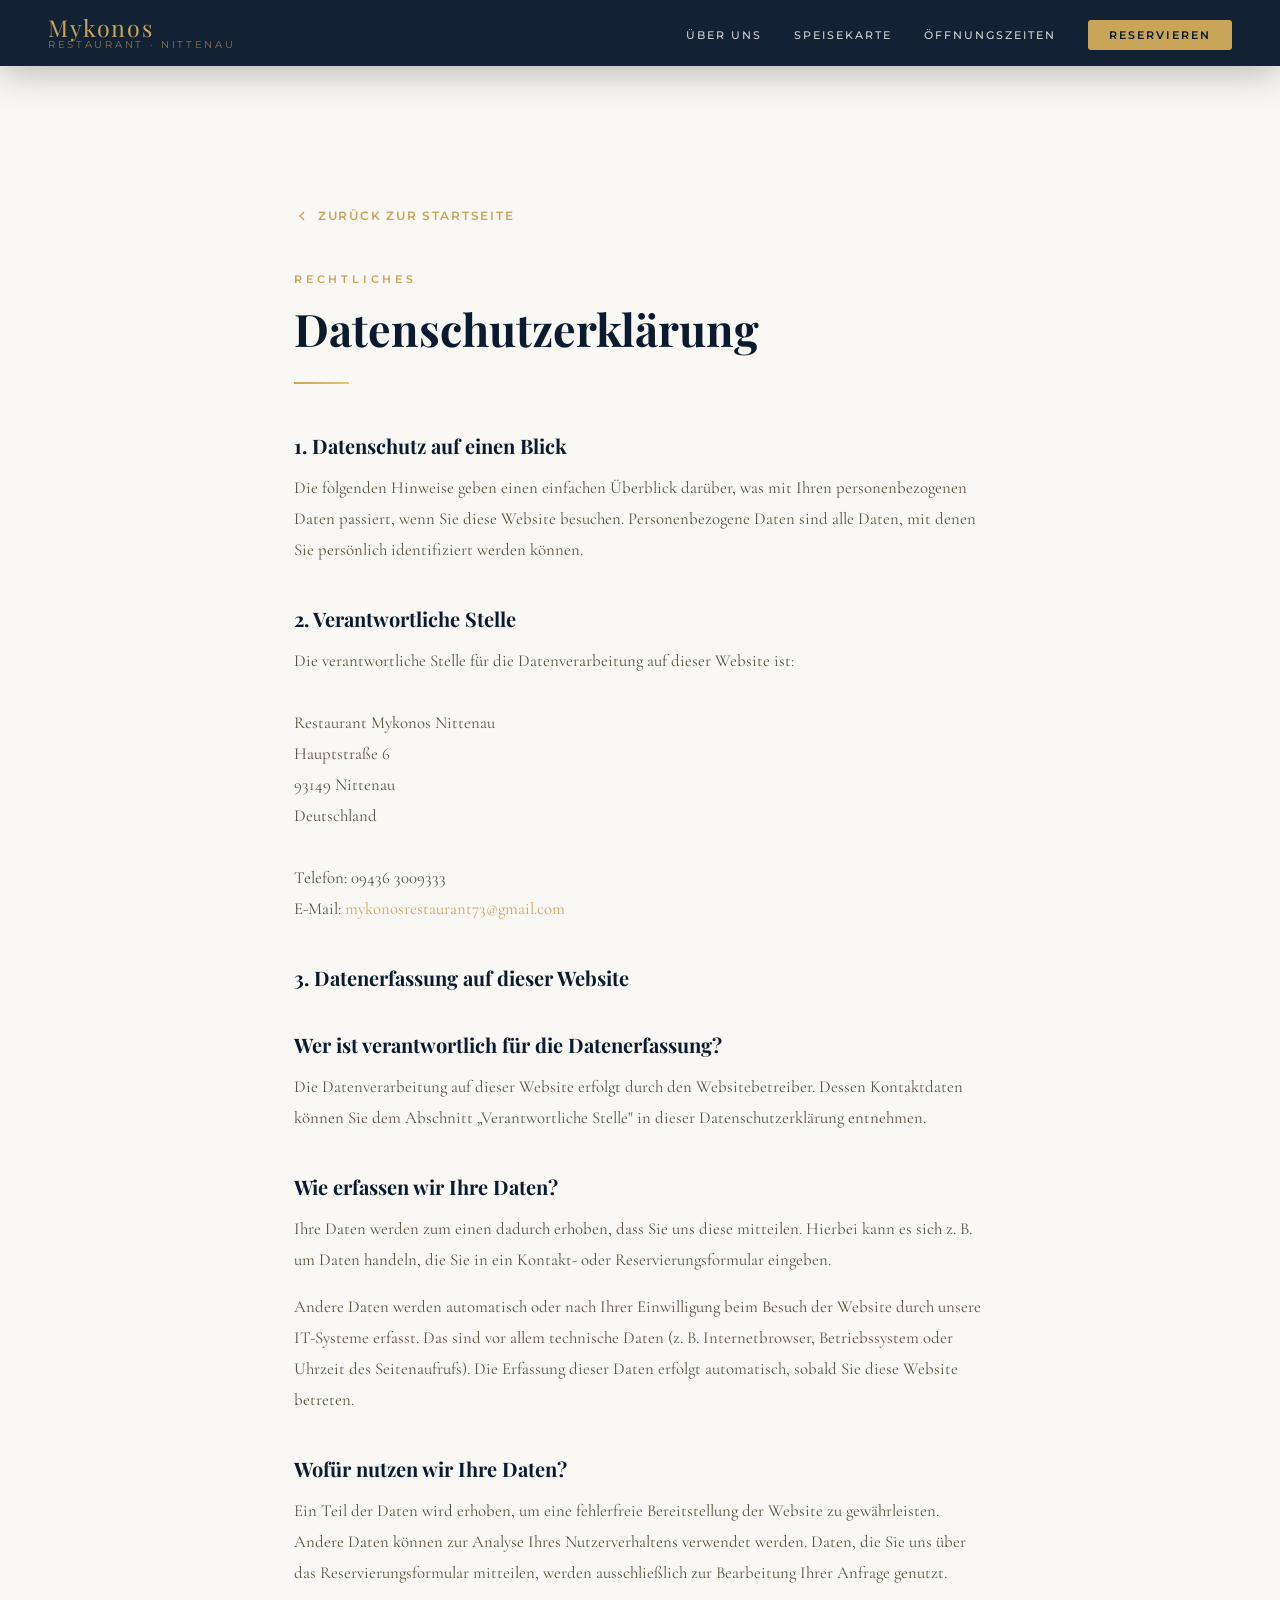
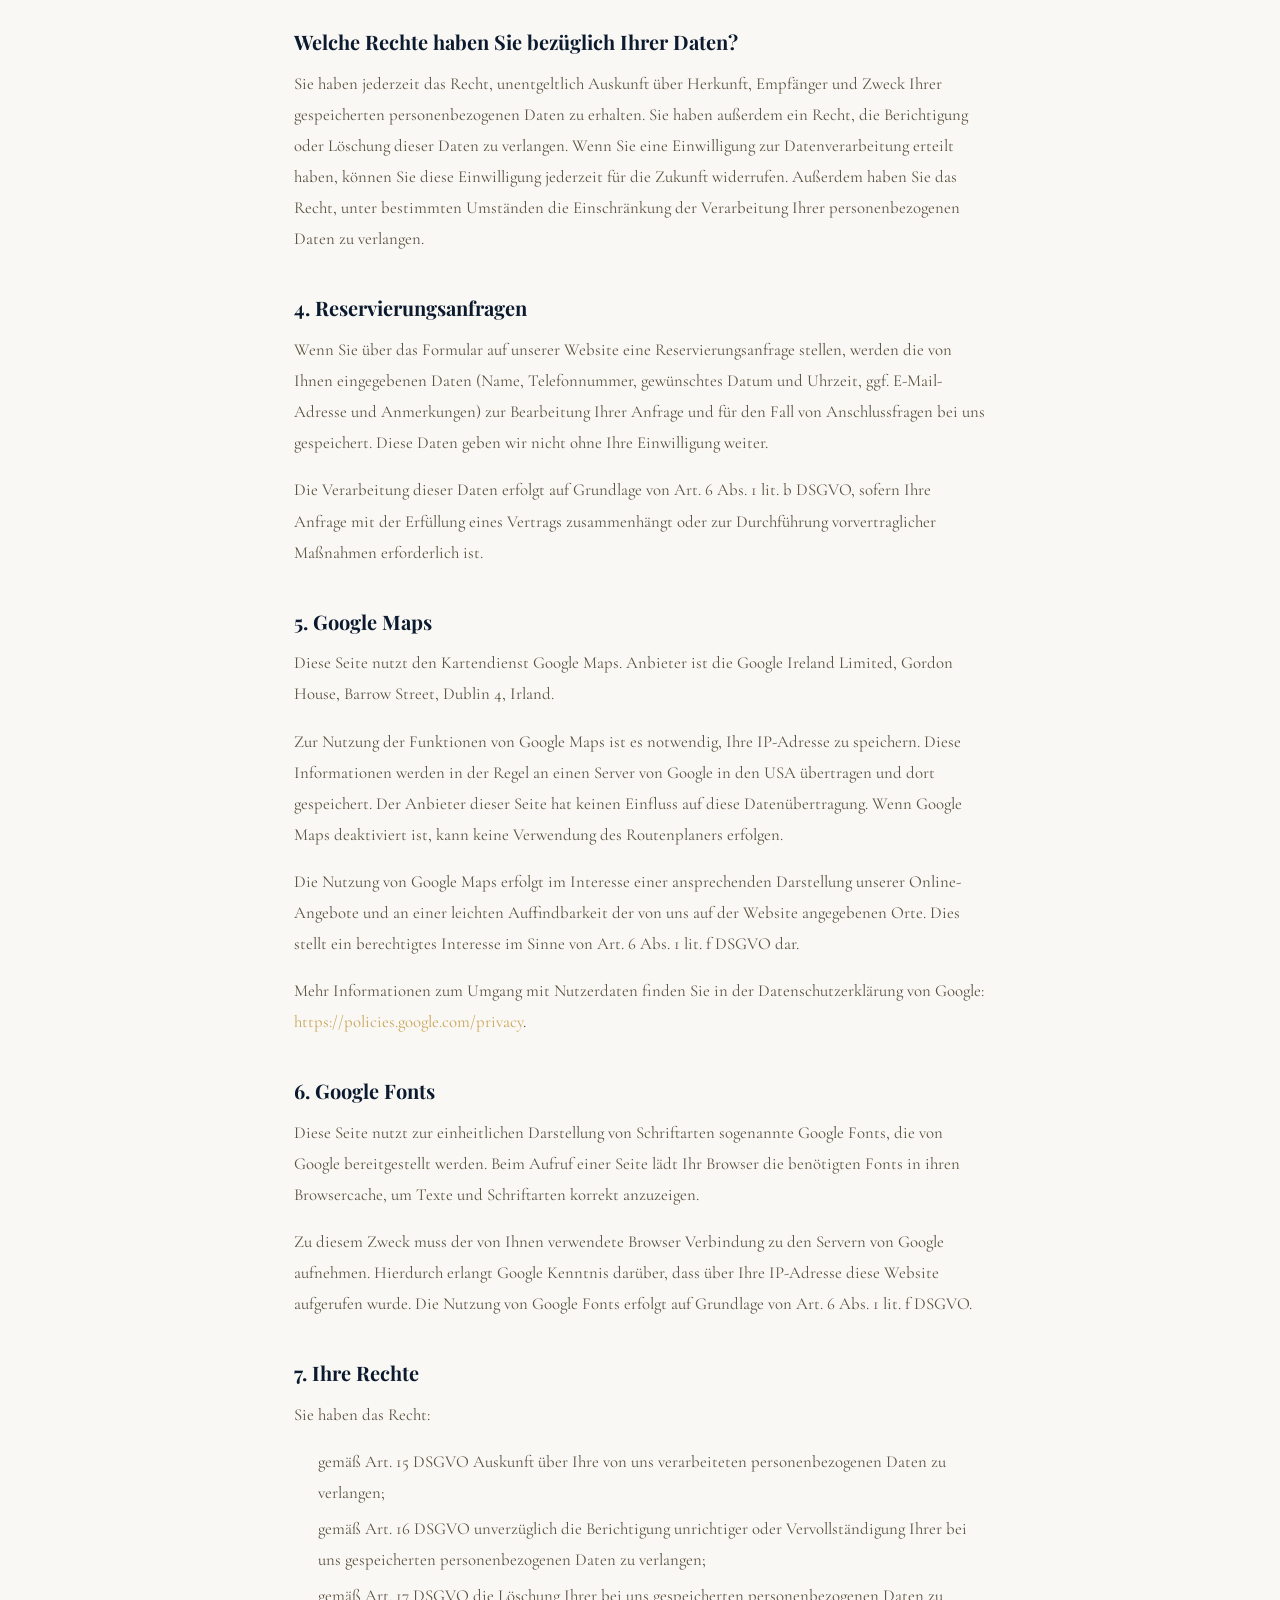
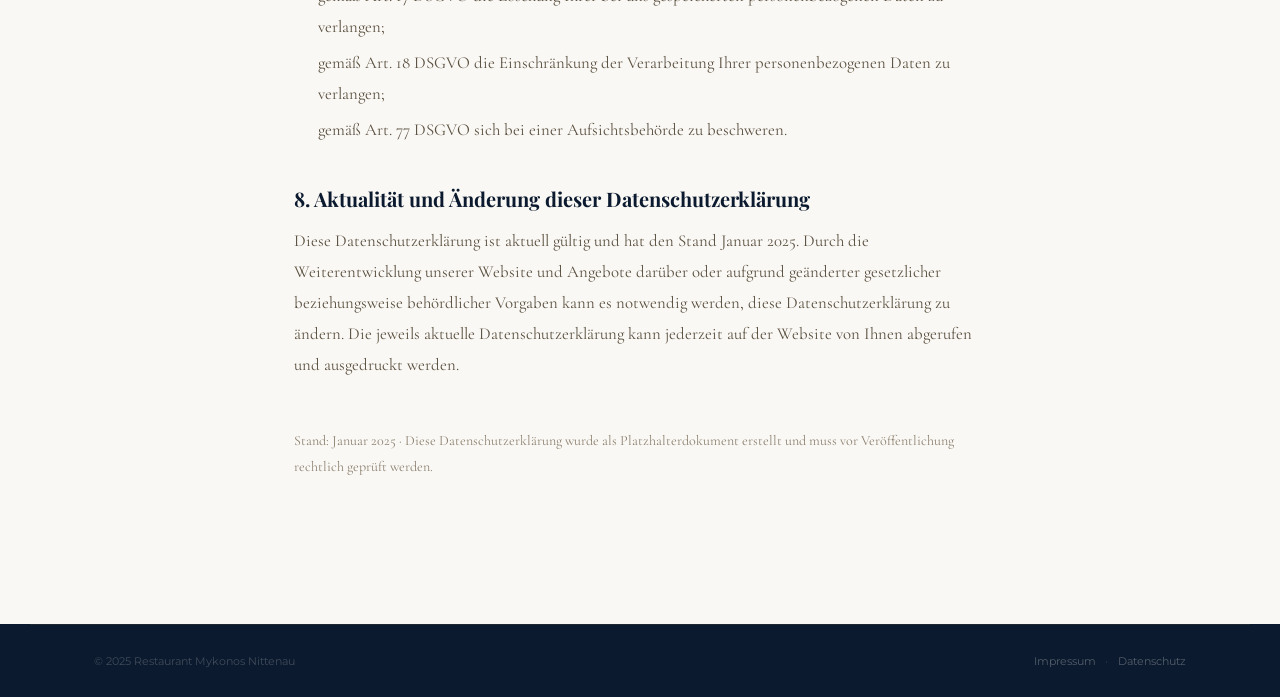
<file: datenschutz.html>
<!doctype html>
<html lang="de">
  <head>
    <meta charset="UTF-8" />
    <meta name="viewport" content="width=device-width, initial-scale=1.0" />
    <title>Datenschutzerklärung – Restaurant Mykonos Nittenau</title>
    <link rel="preconnect" href="https://fonts.googleapis.com" />
    <link
      href="https://fonts.googleapis.com/css2?family=Playfair+Display:ital,wght@0,400;0,700;1,400&family=Cormorant+Garamond:ital,wght@0,300;0,400;1,400&family=Montserrat:wght@300;400;500;600&display=swap"
      rel="stylesheet"
    />
    <link rel="stylesheet" href="index.css" />
  </head>
  <body>
    <!-- NAVBAR -->
    <nav class="navbar scrolled" id="navbar">
      <a href="index.html" class="nav-brand">
        <span class="brand-main">Mykonos</span>
        <span class="brand-sub">Restaurant · Nittenau</span>
      </a>
      <ul class="nav-links">
        <li><a href="index.html#about" class="nav-link">Über uns</a></li>
        <li><a href="index.html#menu" class="nav-link">Speisekarte</a></li>
        <li><a href="index.html#hours" class="nav-link">Öffnungszeiten</a></li>
        <li>
          <a href="index.html#reservation" class="nav-link nav-cta"
            >Reservieren</a
          >
        </li>
      </ul>
      <button class="burger" id="burger" aria-label="Menü">
        <span></span><span></span><span></span>
      </button>
    </nav>

    <!-- MOBILE MENU -->
    <div class="mobile-overlay" id="mobileOverlay">
      <button class="mobile-close" id="mobileClose">
        <svg width="20" height="20" viewBox="0 0 20 20" fill="none">
          <path
            d="M2 2L18 18M18 2L2 18"
            stroke="currentColor"
            stroke-width="2"
            stroke-linecap="round"
          />
        </svg>
      </button>
      <nav class="mobile-nav">
        <a href="index.html#about" class="mobile-link" data-close>Über uns</a>
        <a href="index.html#menu" class="mobile-link" data-close>Speisekarte</a>
        <a href="index.html#hours" class="mobile-link" data-close
          >Öffnungszeiten</a
        >
        <a
          href="index.html#reservation"
          class="mobile-link mobile-link--cta"
          data-close
          >Reservieren</a
        >
      </nav>
    </div>

    <!-- CONTENT -->
    <main class="legal-page">
      <div class="container">
        <a href="index.html" class="legal-back">
          <svg
            width="16"
            height="16"
            viewBox="0 0 24 24"
            fill="none"
            stroke="currentColor"
            stroke-width="2"
          >
            <polyline points="15 18 9 12 15 6" />
          </svg>
          Zurück zur Startseite
        </a>

        <span class="legal-eyebrow">Rechtliches</span>
        <h1>Datenschutzerklärung</h1>
        <div class="legal-divider"></div>

        <h2>1. Datenschutz auf einen Blick</h2>
        <p>
          Die folgenden Hinweise geben einen einfachen Überblick darüber, was
          mit Ihren personenbezogenen Daten passiert, wenn Sie diese Website
          besuchen. Personenbezogene Daten sind alle Daten, mit denen Sie
          persönlich identifiziert werden können.
        </p>

        <h2>2. Verantwortliche Stelle</h2>
        <p>
          Die verantwortliche Stelle für die Datenverarbeitung auf dieser
          Website ist:<br /><br />
          Restaurant Mykonos Nittenau<br />
          Hauptstraße 6<br />
          93149 Nittenau<br />
          Deutschland<br /><br />
          Telefon: 09436 3009333<br />
          E-Mail:
          <a href="mailto:mykonosrestaurant73@gmail.com"
            >mykonosrestaurant73@gmail.com</a
          >
        </p>

        <h2>3. Datenerfassung auf dieser Website</h2>

        <h2>Wer ist verantwortlich für die Datenerfassung?</h2>
        <p>
          Die Datenverarbeitung auf dieser Website erfolgt durch den
          Websitebetreiber. Dessen Kontaktdaten können Sie dem Abschnitt
          „Verantwortliche Stelle" in dieser Datenschutzerklärung entnehmen.
        </p>

        <h2>Wie erfassen wir Ihre Daten?</h2>
        <p>
          Ihre Daten werden zum einen dadurch erhoben, dass Sie uns diese
          mitteilen. Hierbei kann es sich z. B. um Daten handeln, die Sie in ein
          Kontakt- oder Reservierungsformular eingeben.
        </p>
        <p>
          Andere Daten werden automatisch oder nach Ihrer Einwilligung beim
          Besuch der Website durch unsere IT-Systeme erfasst. Das sind vor allem
          technische Daten (z. B. Internetbrowser, Betriebssystem oder Uhrzeit
          des Seitenaufrufs). Die Erfassung dieser Daten erfolgt automatisch,
          sobald Sie diese Website betreten.
        </p>

        <h2>Wofür nutzen wir Ihre Daten?</h2>
        <p>
          Ein Teil der Daten wird erhoben, um eine fehlerfreie Bereitstellung
          der Website zu gewährleisten. Andere Daten können zur Analyse Ihres
          Nutzerverhaltens verwendet werden. Daten, die Sie uns über das
          Reservierungsformular mitteilen, werden ausschließlich zur Bearbeitung
          Ihrer Anfrage genutzt.
        </p>

        <h2>Welche Rechte haben Sie bezüglich Ihrer Daten?</h2>
        <p>
          Sie haben jederzeit das Recht, unentgeltlich Auskunft über Herkunft,
          Empfänger und Zweck Ihrer gespeicherten personenbezogenen Daten zu
          erhalten. Sie haben außerdem ein Recht, die Berichtigung oder Löschung
          dieser Daten zu verlangen. Wenn Sie eine Einwilligung zur
          Datenverarbeitung erteilt haben, können Sie diese Einwilligung
          jederzeit für die Zukunft widerrufen. Außerdem haben Sie das Recht,
          unter bestimmten Umständen die Einschränkung der Verarbeitung Ihrer
          personenbezogenen Daten zu verlangen.
        </p>

        <h2>4. Reservierungsanfragen</h2>
        <p>
          Wenn Sie über das Formular auf unserer Website eine
          Reservierungsanfrage stellen, werden die von Ihnen eingegebenen Daten
          (Name, Telefonnummer, gewünschtes Datum und Uhrzeit, ggf.
          E-Mail-Adresse und Anmerkungen) zur Bearbeitung Ihrer Anfrage und für
          den Fall von Anschlussfragen bei uns gespeichert. Diese Daten geben
          wir nicht ohne Ihre Einwilligung weiter.
        </p>
        <p>
          Die Verarbeitung dieser Daten erfolgt auf Grundlage von Art. 6 Abs. 1
          lit. b DSGVO, sofern Ihre Anfrage mit der Erfüllung eines Vertrags
          zusammenhängt oder zur Durchführung vorvertraglicher Maßnahmen
          erforderlich ist.
        </p>

        <h2>5. Google Maps</h2>
        <p>
          Diese Seite nutzt den Kartendienst Google Maps. Anbieter ist die
          Google Ireland Limited, Gordon House, Barrow Street, Dublin 4, Irland.
        </p>
        <p>
          Zur Nutzung der Funktionen von Google Maps ist es notwendig, Ihre
          IP-Adresse zu speichern. Diese Informationen werden in der Regel an
          einen Server von Google in den USA übertragen und dort gespeichert.
          Der Anbieter dieser Seite hat keinen Einfluss auf diese
          Datenübertragung. Wenn Google Maps deaktiviert ist, kann keine
          Verwendung des Routenplaners erfolgen.
        </p>
        <p>
          Die Nutzung von Google Maps erfolgt im Interesse einer ansprechenden
          Darstellung unserer Online-Angebote und an einer leichten
          Auffindbarkeit der von uns auf der Website angegebenen Orte. Dies
          stellt ein berechtigtes Interesse im Sinne von Art. 6 Abs. 1 lit. f
          DSGVO dar.
        </p>
        <p>
          Mehr Informationen zum Umgang mit Nutzerdaten finden Sie in der
          Datenschutzerklärung von Google:
          <a
            href="https://policies.google.com/privacy"
            target="_blank"
            rel="noopener"
            >https://policies.google.com/privacy</a
          >.
        </p>

        <h2>6. Google Fonts</h2>
        <p>
          Diese Seite nutzt zur einheitlichen Darstellung von Schriftarten
          sogenannte Google Fonts, die von Google bereitgestellt werden. Beim
          Aufruf einer Seite lädt Ihr Browser die benötigten Fonts in ihren
          Browsercache, um Texte und Schriftarten korrekt anzuzeigen.
        </p>
        <p>
          Zu diesem Zweck muss der von Ihnen verwendete Browser Verbindung zu
          den Servern von Google aufnehmen. Hierdurch erlangt Google Kenntnis
          darüber, dass über Ihre IP-Adresse diese Website aufgerufen wurde. Die
          Nutzung von Google Fonts erfolgt auf Grundlage von Art. 6 Abs. 1 lit.
          f DSGVO.
        </p>

        <h2>7. Ihre Rechte</h2>
        <p>Sie haben das Recht:</p>
        <ul>
          <li>
            gemäß Art. 15 DSGVO Auskunft über Ihre von uns verarbeiteten
            personenbezogenen Daten zu verlangen;
          </li>
          <li>
            gemäß Art. 16 DSGVO unverzüglich die Berichtigung unrichtiger oder
            Vervollständigung Ihrer bei uns gespeicherten personenbezogenen
            Daten zu verlangen;
          </li>
          <li>
            gemäß Art. 17 DSGVO die Löschung Ihrer bei uns gespeicherten
            personenbezogenen Daten zu verlangen;
          </li>
          <li>
            gemäß Art. 18 DSGVO die Einschränkung der Verarbeitung Ihrer
            personenbezogenen Daten zu verlangen;
          </li>
          <li>
            gemäß Art. 77 DSGVO sich bei einer Aufsichtsbehörde zu beschweren.
          </li>
        </ul>

        <h2>8. Aktualität und Änderung dieser Datenschutzerklärung</h2>
        <p>
          Diese Datenschutzerklärung ist aktuell gültig und hat den Stand Januar
          2025. Durch die Weiterentwicklung unserer Website und Angebote darüber
          oder aufgrund geänderter gesetzlicher beziehungsweise behördlicher
          Vorgaben kann es notwendig werden, diese Datenschutzerklärung zu
          ändern. Die jeweils aktuelle Datenschutzerklärung kann jederzeit auf
          der Website von Ihnen abgerufen und ausgedruckt werden.
        </p>

        <p
          style="margin-top: 3rem; font-size: 0.88rem; color: var(--warm-gray)"
        >
          Stand: Januar 2025 · Diese Datenschutzerklärung wurde als
          Platzhalterdokument erstellt und muss vor Veröffentlichung rechtlich
          geprüft werden.
        </p>
      </div>
    </main>

    <!-- FOOTER -->
    <footer class="footer">
      <div
        class="footer-bottom"
        style="
          border-top: 1px solid rgba(201, 165, 90, 0.1);
          padding-top: 1.8rem;
        "
      >
        <p>© 2025 Restaurant Mykonos Nittenau</p>
        <div class="footer-legal-links">
          <a href="impressum.html">Impressum</a>
          <span>·</span>
          <a href="datenschutz.html">Datenschutz</a>
        </div>
      </div>
    </footer>

    <script>
      const burger = document.getElementById("burger");
      const overlay = document.getElementById("mobileOverlay");
      const closeBtn = document.getElementById("mobileClose");
      if (burger && overlay) {
        burger.addEventListener("click", () => {
          overlay.classList.add("open");
          burger.classList.add("open");
        });
        closeBtn?.addEventListener("click", () => {
          overlay.classList.remove("open");
          burger.classList.remove("open");
        });
        overlay.querySelectorAll("[data-close]").forEach((l) =>
          l.addEventListener("click", () => {
            overlay.classList.remove("open");
            burger.classList.remove("open");
          }),
        );
      }
    </script>
  </body>
</html>
</file>
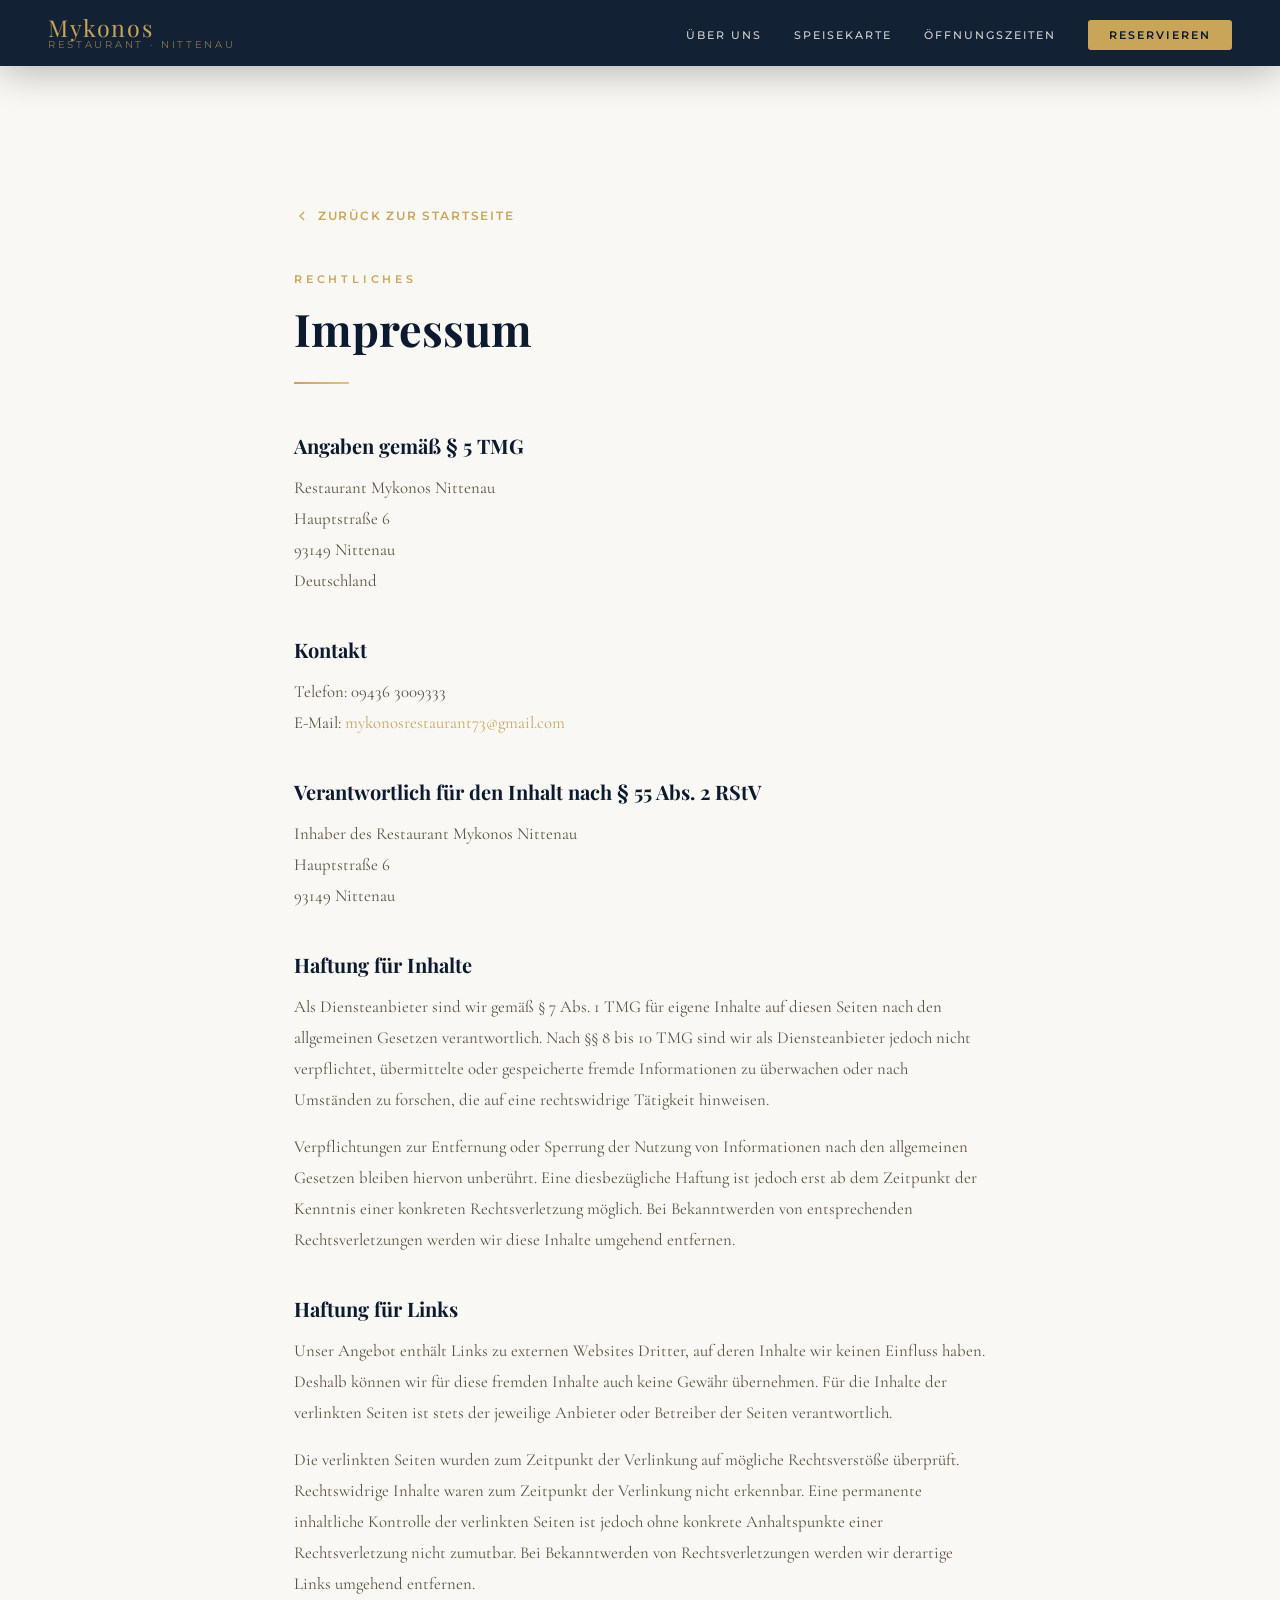
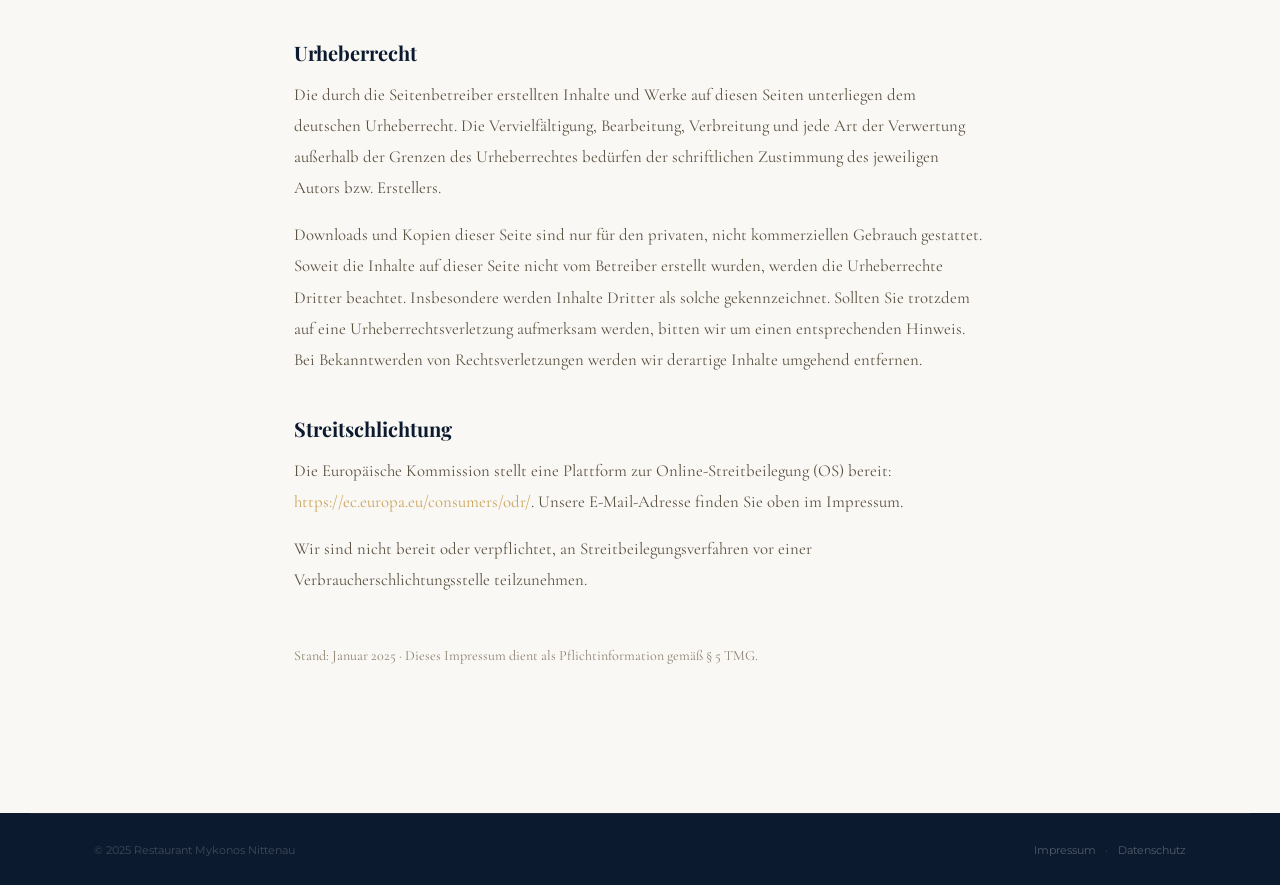
<file: impressum.html>
<!doctype html>
<html lang="de">
  <head>
    <meta charset="UTF-8" />
    <meta name="viewport" content="width=device-width, initial-scale=1.0" />
    <title>Impressum – Restaurant Mykonos Nittenau</title>
    <link rel="preconnect" href="https://fonts.googleapis.com" />
    <link
      href="https://fonts.googleapis.com/css2?family=Playfair+Display:ital,wght@0,400;0,700;1,400&family=Cormorant+Garamond:ital,wght@0,300;0,400;1,400&family=Montserrat:wght@300;400;500;600&display=swap"
      rel="stylesheet"
    />
    <link rel="stylesheet" href="index.css" />
  </head>
  <body>
    <!-- NAVBAR -->
    <nav class="navbar scrolled" id="navbar">
      <a href="index.html" class="nav-brand">
        <span class="brand-main">Mykonos</span>
        <span class="brand-sub">Restaurant · Nittenau</span>
      </a>
      <ul class="nav-links">
        <li><a href="index.html#about" class="nav-link">Über uns</a></li>
        <li><a href="index.html#menu" class="nav-link">Speisekarte</a></li>
        <li><a href="index.html#hours" class="nav-link">Öffnungszeiten</a></li>
        <li>
          <a href="index.html#reservation" class="nav-link nav-cta"
            >Reservieren</a
          >
        </li>
      </ul>
      <button class="burger" id="burger" aria-label="Menü">
        <span></span><span></span><span></span>
      </button>
    </nav>

    <!-- MOBILE MENU -->
    <div class="mobile-overlay" id="mobileOverlay">
      <button class="mobile-close" id="mobileClose">
        <svg width="20" height="20" viewBox="0 0 20 20" fill="none">
          <path
            d="M2 2L18 18M18 2L2 18"
            stroke="currentColor"
            stroke-width="2"
            stroke-linecap="round"
          />
        </svg>
      </button>
      <nav class="mobile-nav">
        <a href="index.html#about" class="mobile-link" data-close>Über uns</a>
        <a href="index.html#menu" class="mobile-link" data-close>Speisekarte</a>
        <a href="index.html#hours" class="mobile-link" data-close
          >Öffnungszeiten</a
        >
        <a
          href="index.html#reservation"
          class="mobile-link mobile-link--cta"
          data-close
          >Reservieren</a
        >
      </nav>
    </div>

    <!-- CONTENT -->
    <main class="legal-page">
      <div class="container">
        <a href="index.html" class="legal-back">
          <svg
            width="16"
            height="16"
            viewBox="0 0 24 24"
            fill="none"
            stroke="currentColor"
            stroke-width="2"
          >
            <polyline points="15 18 9 12 15 6" />
          </svg>
          Zurück zur Startseite
        </a>

        <span class="legal-eyebrow">Rechtliches</span>
        <h1>Impressum</h1>
        <div class="legal-divider"></div>

        <h2>Angaben gemäß § 5 TMG</h2>
        <p>
          Restaurant Mykonos Nittenau<br />
          Hauptstraße 6<br />
          93149 Nittenau<br />
          Deutschland
        </p>

        <h2>Kontakt</h2>
        <p>
          Telefon: 09436 3009333<br />
          E-Mail:
          <a href="mailto:mykonosrestaurant73@gmail.com"
            >mykonosrestaurant73@gmail.com</a
          >
        </p>

        <h2>Verantwortlich für den Inhalt nach § 55 Abs. 2 RStV</h2>
        <p>
          Inhaber des Restaurant Mykonos Nittenau<br />
          Hauptstraße 6<br />
          93149 Nittenau
        </p>

        <h2>Haftung für Inhalte</h2>
        <p>
          Als Diensteanbieter sind wir gemäß § 7 Abs. 1 TMG für eigene Inhalte
          auf diesen Seiten nach den allgemeinen Gesetzen verantwortlich. Nach
          §§ 8 bis 10 TMG sind wir als Diensteanbieter jedoch nicht
          verpflichtet, übermittelte oder gespeicherte fremde Informationen zu
          überwachen oder nach Umständen zu forschen, die auf eine rechtswidrige
          Tätigkeit hinweisen.
        </p>
        <p>
          Verpflichtungen zur Entfernung oder Sperrung der Nutzung von
          Informationen nach den allgemeinen Gesetzen bleiben hiervon unberührt.
          Eine diesbezügliche Haftung ist jedoch erst ab dem Zeitpunkt der
          Kenntnis einer konkreten Rechtsverletzung möglich. Bei Bekanntwerden
          von entsprechenden Rechtsverletzungen werden wir diese Inhalte
          umgehend entfernen.
        </p>

        <h2>Haftung für Links</h2>
        <p>
          Unser Angebot enthält Links zu externen Websites Dritter, auf deren
          Inhalte wir keinen Einfluss haben. Deshalb können wir für diese
          fremden Inhalte auch keine Gewähr übernehmen. Für die Inhalte der
          verlinkten Seiten ist stets der jeweilige Anbieter oder Betreiber der
          Seiten verantwortlich.
        </p>
        <p>
          Die verlinkten Seiten wurden zum Zeitpunkt der Verlinkung auf mögliche
          Rechtsverstöße überprüft. Rechtswidrige Inhalte waren zum Zeitpunkt
          der Verlinkung nicht erkennbar. Eine permanente inhaltliche Kontrolle
          der verlinkten Seiten ist jedoch ohne konkrete Anhaltspunkte einer
          Rechtsverletzung nicht zumutbar. Bei Bekanntwerden von
          Rechtsverletzungen werden wir derartige Links umgehend entfernen.
        </p>

        <h2>Urheberrecht</h2>
        <p>
          Die durch die Seitenbetreiber erstellten Inhalte und Werke auf diesen
          Seiten unterliegen dem deutschen Urheberrecht. Die Vervielfältigung,
          Bearbeitung, Verbreitung und jede Art der Verwertung außerhalb der
          Grenzen des Urheberrechtes bedürfen der schriftlichen Zustimmung des
          jeweiligen Autors bzw. Erstellers.
        </p>
        <p>
          Downloads und Kopien dieser Seite sind nur für den privaten, nicht
          kommerziellen Gebrauch gestattet. Soweit die Inhalte auf dieser Seite
          nicht vom Betreiber erstellt wurden, werden die Urheberrechte Dritter
          beachtet. Insbesondere werden Inhalte Dritter als solche
          gekennzeichnet. Sollten Sie trotzdem auf eine Urheberrechtsverletzung
          aufmerksam werden, bitten wir um einen entsprechenden Hinweis. Bei
          Bekanntwerden von Rechtsverletzungen werden wir derartige Inhalte
          umgehend entfernen.
        </p>

        <h2>Streitschlichtung</h2>
        <p>
          Die Europäische Kommission stellt eine Plattform zur
          Online-Streitbeilegung (OS) bereit:
          <a
            href="https://ec.europa.eu/consumers/odr/"
            target="_blank"
            rel="noopener"
            >https://ec.europa.eu/consumers/odr/</a
          >. Unsere E-Mail-Adresse finden Sie oben im Impressum.
        </p>
        <p>
          Wir sind nicht bereit oder verpflichtet, an Streitbeilegungsverfahren
          vor einer Verbraucherschlichtungsstelle teilzunehmen.
        </p>

        <p
          style="margin-top: 3rem; font-size: 0.88rem; color: var(--warm-gray)"
        >
          Stand: Januar 2025 · Dieses Impressum dient als Pflichtinformation
          gemäß § 5 TMG.
        </p>
      </div>
    </main>

    <!-- FOOTER -->
    <footer class="footer">
      <div
        class="footer-bottom"
        style="
          border-top: 1px solid rgba(201, 165, 90, 0.1);
          padding-top: 1.8rem;
        "
      >
        <p>© 2025 Restaurant Mykonos Nittenau</p>
        <div class="footer-legal-links">
          <a href="impressum.html">Impressum</a>
          <span>·</span>
          <a href="datenschutz.html">Datenschutz</a>
        </div>
      </div>
    </footer>

    <script>
      // Simple mobile menu for legal pages
      const burger = document.getElementById("burger");
      const overlay = document.getElementById("mobileOverlay");
      const closeBtn = document.getElementById("mobileClose");
      if (burger && overlay) {
        burger.addEventListener("click", () => {
          overlay.classList.add("open");
          burger.classList.add("open");
        });
        closeBtn?.addEventListener("click", () => {
          overlay.classList.remove("open");
          burger.classList.remove("open");
        });
        overlay.querySelectorAll("[data-close]").forEach((l) =>
          l.addEventListener("click", () => {
            overlay.classList.remove("open");
            burger.classList.remove("open");
          }),
        );
      }
    </script>
  </body>
</html>
</file>
<file: index.css>
:root {
  --navy: #0b1a2e;
  --navy-mid: #132240;
  --navy-light: #1e3460;
  --gold: #c9a55a;
  --gold-light: #e4c27c;
  --gold-pale: #f5e9cc;
  --white: #faf8f4;
  --cream: #f0ead9;
  --stone: #e2d9c8;
  --warm-gray: #8c8070;
  --text: #1a1208;
  --text-light: #5a5040;
  --ease-out: cubic-bezier(0.22, 1, 0.36, 1);
  --ease-in-out: cubic-bezier(0.4, 0, 0.2, 1);
  --radius-sm: 3px;
  --radius: 6px;
  --radius-lg: 12px;
  --section-pad: clamp(5rem, 10vw, 9rem);
  --container: 1220px;
  --nav-height: 80px;
}

*,
*::before,
*::after {
  box-sizing: border-box;
  margin: 0;
  padding: 0;
}

html {
  scroll-behavior: smooth;
  font-size: 16px;
  -webkit-text-size-adjust: 100%;
}

body {
  font-family: "Montserrat", sans-serif;
  background: var(--white);
  color: var(--text);
  overflow-x: hidden;
  -webkit-font-smoothing: antialiased;
  -moz-osx-font-smoothing: grayscale;
}

img {
  display: block;
  width: 100%;
  height: 100%;
  object-fit: cover;
}

a {
  text-decoration: none;
  color: inherit;
}

button {
  font-family: inherit;
  cursor: pointer;
}

ul {
  list-style: none;
}

.container {
  width: 100%;
  max-width: var(--container);
  margin: 0 auto;
  padding: 0 clamp(1.5rem, 5vw, 4rem);
}

.section {
  padding: var(--section-pad) 0;
}

.loader {
  position: fixed;
  inset: 0;
  background: var(--navy);
  z-index: 10000;
  display: flex;
  align-items: center;
  justify-content: center;
  transition:
    opacity 0.6s var(--ease-out),
    visibility 0.6s;
}

.loader.done {
  opacity: 0;
  visibility: hidden;
  pointer-events: none;
}

.loader-inner {
  text-align: center;
}

.loader-logo {
  font-family: "Playfair Display", serif;
  font-size: clamp(2rem, 6vw, 3.5rem);
  color: var(--gold);
  letter-spacing: 0.12em;
  margin-bottom: 1.5rem;
}

.loader-bar {
  width: 180px;
  height: 2px;
  background: rgba(201, 165, 90, 0.2);
  border-radius: 99px;
  overflow: hidden;
  margin: 0 auto;
}

.loader-fill {
  height: 100%;
  background: var(--gold);
  width: 0%;
  animation: loaderFill 1.8s var(--ease-out) forwards;
}

@keyframes loaderFill {
  to {
    width: 100%;
  }
}

.navbar {
  position: fixed;
  top: 0;
  left: 0;
  right: 0;
  z-index: 1000;
  display: flex;
  align-items: center;
  justify-content: space-between;
  padding: 0 clamp(1.5rem, 4vw, 3rem);
  height: var(--nav-height);
  transition:
    background 0.4s var(--ease-out),
    height 0.4s var(--ease-out),
    box-shadow 0.4s var(--ease-out);
}

.navbar.scrolled {
  background: rgba(11, 26, 46, 0.97);
  backdrop-filter: blur(16px);
  -webkit-backdrop-filter: blur(16px);
  height: 66px;
  box-shadow: 0 4px 40px rgba(0, 0, 0, 0.3);
}

.nav-brand {
  display: flex;
  flex-direction: column;
  line-height: 1.1;
}

.brand-main {
  font-family: "Playfair Display", serif;
  font-size: 1.45rem;
  color: var(--gold);
  letter-spacing: 0.08em;
}

.brand-sub {
  font-size: 0.6rem;
  letter-spacing: 0.28em;
  text-transform: uppercase;
  color: rgba(201, 165, 90, 0.65);
}

.nav-links {
  display: flex;
  align-items: center;
  gap: 2rem;
}

.nav-link {
  font-size: 0.7rem;
  font-weight: 500;
  letter-spacing: 0.18em;
  text-transform: uppercase;
  color: rgba(250, 248, 244, 0.82);
  position: relative;
  transition: color 0.3s;
  padding-bottom: 2px;
}

.nav-link::after {
  content: "";
  position: absolute;
  bottom: -4px;
  left: 0;
  right: 0;
  height: 1px;
  background: var(--gold);
  transform: scaleX(0);
  transform-origin: right;
  transition: transform 0.35s var(--ease-out);
}

.nav-link:hover,
.nav-link.active {
  color: var(--gold);
}

.nav-link:hover::after,
.nav-link.active::after {
  transform: scaleX(1);
  transform-origin: left;
}

.nav-cta {
  background: var(--gold);
  color: var(--navy) !important;
  padding: 0.5rem 1.3rem;
  border-radius: var(--radius-sm);
  font-weight: 600;
  transition:
    background 0.3s,
    transform 0.3s;
}

.nav-cta::after {
  display: none;
}

.nav-cta:hover {
  background: var(--gold-light);
  transform: translateY(-1px);
}

.lang-switcher {
  display: flex;
  align-items: center;
  gap: 0.35rem;
  margin-left: 1.5rem;
}

.lang-btn {
  display: flex;
  align-items: center;
  gap: 0.35rem;
  background: none;
  border: 1px solid transparent;
  color: rgba(250, 248, 244, 0.5);
  font-size: 0.65rem;
  font-weight: 600;
  letter-spacing: 0.1em;
  padding: 0.3rem 0.55rem;
  border-radius: var(--radius-sm);
  transition:
    color 0.3s,
    border-color 0.3s;
  white-space: nowrap;
}

.lang-btn:hover {
  color: var(--gold-light);
  border-color: rgba(201, 165, 90, 0.3);
}

.lang-btn.active {
  color: var(--gold);
  border-color: rgba(201, 165, 90, 0.5);
}

.flag-icon {
  width: 18px;
  height: 14px;
  border-radius: 2px;
  flex-shrink: 0;
}

.burger {
  display: none;
  flex-direction: column;
  justify-content: center;
  align-items: center;
  gap: 5px;
  background: none;
  border: none;
  padding: 8px;
  width: 40px;
  height: 40px;
  border-radius: var(--radius-sm);
}

.burger-line {
  display: block;
  width: 24px;
  height: 2px;
  background: var(--gold);
  border-radius: 2px;
  transition:
    transform 0.35s var(--ease-out),
    opacity 0.25s,
    width 0.3s var(--ease-out);
}

.burger.open .burger-line:nth-child(1) {
  transform: translateY(7px) rotate(45deg);
}
.burger.open .burger-line:nth-child(2) {
  opacity: 0;
  width: 0;
}
.burger.open .burger-line:nth-child(3) {
  transform: translateY(-7px) rotate(-45deg);
}

.mobile-overlay {
  position: fixed;
  inset: 0;
  z-index: 999;
  pointer-events: none;
  visibility: hidden;
}

.mobile-overlay.open {
  pointer-events: auto;
  visibility: visible;
}

.mobile-overlay-bg {
  position: absolute;
  inset: 0;
  background: rgba(11, 26, 46, 0);
  transition: background 0.45s var(--ease-out);
}

.mobile-overlay.open .mobile-overlay-bg {
  background: rgba(5, 12, 22, 0.92);
}

.mobile-overlay-content {
  position: absolute;
  top: 0;
  right: 0;
  width: min(320px, 88vw);
  height: 100%;
  background: var(--navy);
  display: flex;
  flex-direction: column;
  align-items: flex-start;
  padding: 5rem 2rem 2rem;
  transform: translateX(100%);
  transition: transform 0.45s var(--ease-out);
  box-shadow: -8px 0 48px rgba(0, 0, 0, 0.4);
}

.mobile-overlay.open .mobile-overlay-content {
  transform: translateX(0);
}

.mobile-close {
  position: absolute;
  top: 1.4rem;
  right: 1.4rem;
  background: none;
  border: 1px solid rgba(201, 165, 90, 0.3);
  color: var(--gold);
  width: 38px;
  height: 38px;
  border-radius: 50%;
  display: flex;
  align-items: center;
  justify-content: center;
  transition:
    background 0.3s,
    border-color 0.3s;
}

.mobile-close:hover {
  background: rgba(201, 165, 90, 0.12);
  border-color: var(--gold);
}

.mobile-nav {
  display: flex;
  flex-direction: column;
  gap: 0.2rem;
  width: 100%;
  flex: 1;
}

.mobile-link {
  font-family: "Playfair Display", serif;
  font-size: 1.3rem;
  color: rgba(250, 248, 244, 0.78);
  letter-spacing: 0.03em;
  padding: 0.7rem 0;
  border-bottom: 1px solid rgba(201, 165, 90, 0.08);
  transition:
    color 0.3s,
    padding-left 0.3s var(--ease-out);
  display: block;
}

.mobile-link:hover {
  color: var(--gold);
  padding-left: 0.5rem;
}

.mobile-link--cta {
  margin-top: 1rem;
  color: var(--gold);
  border: 1px solid rgba(201, 165, 90, 0.4);
  padding: 0.7rem 1.5rem;
  border-radius: var(--radius-sm);
  font-size: 0.78rem;
  letter-spacing: 0.18em;
  font-family: "Montserrat", sans-serif;
  text-transform: uppercase;
  font-weight: 600;
  text-align: center;
  transition:
    background 0.3s,
    border-color 0.3s;
  border-bottom: 1px solid rgba(201, 165, 90, 0.4) !important;
}

.mobile-link--cta:hover {
  background: rgba(201, 165, 90, 0.1);
  border-color: var(--gold) !important;
  padding-left: 1.5rem !important;
}

.mobile-lang {
  display: flex;
  gap: 0.6rem;
  margin-top: 1.5rem;
  padding-top: 1.5rem;
  border-top: 1px solid rgba(201, 165, 90, 0.12);
  width: 100%;
}

.mobile-lang .lang-btn {
  color: rgba(250, 248, 244, 0.5);
  font-size: 0.72rem;
  padding: 0.4rem 0.8rem;
  border-color: rgba(201, 165, 90, 0.15);
}

.mobile-lang .lang-btn.active {
  color: var(--gold);
  border-color: rgba(201, 165, 90, 0.5);
}

.mobile-footer {
  margin-top: auto;
  padding-top: 1.5rem;
  border-top: 1px solid rgba(201, 165, 90, 0.1);
  width: 100%;
  font-size: 0.75rem;
  color: rgba(250, 248, 244, 0.3);
  line-height: 2;
}

.mobile-footer a {
  color: rgba(250, 248, 244, 0.4);
  transition: color 0.3s;
}

.mobile-footer a:hover {
  color: var(--gold);
}

.section-eyebrow {
  font-size: 0.68rem;
  font-weight: 600;
  letter-spacing: 0.35em;
  text-transform: uppercase;
  color: var(--gold);
  margin-bottom: 0.9rem;
}

.section-eyebrow.light {
  color: var(--gold-light);
}

.section-title {
  font-family: "Playfair Display", serif;
  font-size: clamp(2rem, 4.5vw, 3.2rem);
  line-height: 1.18;
  color: var(--navy);
  margin-bottom: 1.4rem;
}

.section-title.light {
  color: var(--white);
}
.section-title em {
  font-style: italic;
  color: var(--gold);
}

.section-sub {
  max-width: 520px;
  color: var(--text-light);
  line-height: 1.7;
  font-size: 0.95rem;
}

.section-header.center {
  text-align: center;
}
.section-header.center .section-sub {
  margin: 0 auto;
}

.gold-rule {
  width: 55px;
  height: 2px;
  background: linear-gradient(90deg, var(--gold), var(--gold-light));
  margin-bottom: 1.8rem;
}

.gold-rule.centered {
  margin-left: auto;
  margin-right: auto;
}

.btn {
  display: inline-block;
  font-family: "Montserrat", sans-serif;
  font-size: 0.73rem;
  font-weight: 600;
  letter-spacing: 0.2em;
  text-transform: uppercase;
  padding: 0.9rem 2.2rem;
  border-radius: var(--radius-sm);
  transition: all 0.3s var(--ease-out);
  border: 2px solid transparent;
}

.btn--gold {
  background: var(--gold);
  color: var(--navy);
  border-color: var(--gold);
}

.btn--gold:hover {
  background: var(--gold-light);
  border-color: var(--gold-light);
  transform: translateY(-2px);
  box-shadow: 0 8px 24px rgba(201, 165, 90, 0.3);
}

.btn--outline {
  background: transparent;
  color: var(--white);
  border-color: rgba(250, 248, 244, 0.4);
}

.btn--outline:hover {
  border-color: var(--white);
  background: rgba(250, 248, 244, 0.08);
  transform: translateY(-2px);
}

.btn--dark {
  background: var(--navy);
  color: var(--white);
  border-color: var(--navy);
}

.btn--dark:hover {
  background: var(--navy-light);
  border-color: var(--navy-light);
  transform: translateY(-2px);
  box-shadow: 0 8px 24px rgba(11, 26, 46, 0.2);
}

.btn--full {
  width: 100%;
  text-align: center;
}

[data-reveal],
[data-reveal-left],
[data-reveal-right] {
  opacity: 0;
  transform: translateY(28px);
  transition:
    opacity 0.7s var(--ease-out),
    transform 0.7s var(--ease-out);
}

[data-reveal-left] {
  transform: translateX(-36px);
}
[data-reveal-right] {
  transform: translateX(36px);
}

[data-reveal].visible,
[data-reveal-left].visible,
[data-reveal-right].visible {
  opacity: 1;
  transform: translate(0);
}

.hero {
  position: relative;
  height: 100vh;
  min-height: 640px;
  display: flex;
  flex-direction: column;
  align-items: center;
  justify-content: center;
  overflow: hidden;
}

.hero-slides {
  position: absolute;
  inset: 0;
  will-change: opacity;
}

.hero-slide {
  position: absolute;
  inset: 0;
  background-size: cover;
  background-position: center;
  background-repeat: no-repeat;
  opacity: 0;
  transition: opacity 1.4s ease;
  will-change: opacity;
}

.hero-slide.active {
  opacity: 1;
}

.hero-overlay {
  position: absolute;
  inset: 0;
  background: linear-gradient(
    180deg,
    rgba(11, 26, 46, 0.5) 0%,
    rgba(11, 26, 46, 0.18) 40%,
    rgba(11, 26, 46, 0.7) 100%
  );
  z-index: 1;
}

.hero-content {
  position: relative;
  z-index: 2;
  text-align: center;
  padding: 0 1.5rem;
  max-width: 860px;
}

.hero-eyebrow {
  font-size: 0.68rem;
  font-weight: 500;
  letter-spacing: 0.4em;
  text-transform: uppercase;
  color: var(--gold-light);
  margin-bottom: 1.4rem;
  opacity: 0;
  animation: fadeUp 0.9s 1.8s var(--ease-out) forwards;
}

.hero-title {
  font-family: "Playfair Display", serif;
  font-size: clamp(3rem, 9vw, 7rem);
  line-height: 1.05;
  color: var(--white);
  display: flex;
  flex-direction: column;
  gap: 0.05em;
  margin-bottom: 0.8rem;
}

.hero-title .line {
  display: block;
  opacity: 0;
  transform: translateY(25px);
}

.hero-title .line:nth-child(1) {
  animation: fadeUp 0.8s 1.9s var(--ease-out) forwards;
}
.hero-title .line:nth-child(2) {
  animation: fadeUp 0.8s 2.05s var(--ease-out) forwards;
}
.hero-title .line:nth-child(3) {
  animation: fadeUp 0.8s 2.2s var(--ease-out) forwards;
}

.hero-title .italic {
  font-style: italic;
  color: var(--gold);
}

.hero-divider {
  width: 0;
  height: 1px;
  background: linear-gradient(90deg, transparent, var(--gold), transparent);
  margin: 1.5rem auto;
  opacity: 0;
  animation: heroLine 0.9s 2.4s var(--ease-out) forwards;
}

@keyframes heroLine {
  to {
    width: 140px;
    opacity: 1;
  }
}

.hero-sub {
  font-family: "Cormorant Garamond", serif;
  font-size: clamp(1rem, 2.2vw, 1.35rem);
  font-style: italic;
  color: rgba(250, 248, 244, 0.78);
  margin-bottom: 2.4rem;
  opacity: 0;
  animation: fadeUp 0.8s 2.5s var(--ease-out) forwards;
}

.hero-actions {
  display: flex;
  gap: 1rem;
  justify-content: center;
  flex-wrap: wrap;
  opacity: 0;
  animation: fadeUp 0.8s 2.7s var(--ease-out) forwards;
}

.hero-slide-dots {
  position: absolute;
  bottom: 8.5rem;
  left: 50%;
  transform: translateX(-50%);
  display: flex;
  gap: 0.6rem;
  z-index: 3;
}

.dot {
  width: 8px;
  height: 8px;
  border-radius: 50%;
  border: 1.5px solid rgba(201, 165, 90, 0.5);
  background: transparent;
  transition: all 0.35s var(--ease-out);
}

.dot.active {
  background: var(--gold);
  border-color: var(--gold);
  transform: scale(1.2);
}

.hero-scroll-indicator {
  position: absolute;
  bottom: 3.5rem;
  left: 50%;
  transform: translateX(-50%);
  display: flex;
  flex-direction: column;
  align-items: center;
  gap: 0.5rem;
  color: rgba(250, 248, 244, 0.4);
  font-size: 0.6rem;
  letter-spacing: 0.25em;
  text-transform: uppercase;
  z-index: 3;
  opacity: 0;
  animation: fadeIn 1s 3s forwards;
  transition: opacity 0.4s;
}

.scroll-line {
  width: 1px;
  height: 36px;
  background: linear-gradient(to bottom, var(--gold), transparent);
}

.hero-info-bar {
  position: absolute;
  bottom: 0;
  left: 0;
  right: 0;
  background: rgba(11, 26, 46, 0.92);
  backdrop-filter: blur(12px);
  -webkit-backdrop-filter: blur(12px);
  border-top: 1px solid rgba(201, 165, 90, 0.18);
  display: flex;
  align-items: center;
  justify-content: center;
  flex-wrap: wrap;
  z-index: 3;
  opacity: 0;
  animation: fadeIn 0.8s 3s forwards;
}

.info-item {
  display: flex;
  align-items: center;
  gap: 0.9rem;
  padding: 1.1rem 2.2rem;
}

.info-item div {
  display: flex;
  flex-direction: column;
}

.info-item strong {
  font-size: 0.62rem;
  letter-spacing: 0.2em;
  text-transform: uppercase;
  color: var(--gold);
  font-weight: 600;
}

.info-item span {
  font-size: 0.8rem;
  color: rgba(250, 248, 244, 0.7);
  margin-top: 2px;
}

.info-icon-wrap {
  color: var(--gold);
  opacity: 0.8;
  flex-shrink: 0;
}

.info-separator {
  width: 1px;
  height: 32px;
  background: rgba(201, 165, 90, 0.18);
}

.about {
  background: var(--cream);
  position: relative;
  overflow: hidden;
}

.about-deco-text {
  position: absolute;
  top: 50%;
  right: -2%;
  transform: translateY(-50%);
  font-family: "Playfair Display", serif;
  font-size: clamp(5rem, 14vw, 13rem);
  color: rgba(11, 26, 46, 0.04);
  pointer-events: none;
  user-select: none;
  white-space: nowrap;
  line-height: 1;
}

.about-grid {
  display: grid;
  grid-template-columns: 1fr 1fr;
  gap: clamp(3rem, 7vw, 7rem);
  align-items: center;
}

.about-mosaic {
  position: relative;
}

.mosaic-main {
  position: relative;
  border-radius: var(--radius);
  overflow: hidden;
  aspect-ratio: 3/4;
  box-shadow: 0 24px 64px rgba(11, 26, 46, 0.2);
}

.mosaic-main img {
  transition: transform 0.7s var(--ease-out);
}
.mosaic-main:hover img {
  transform: scale(1.03);
}

.mosaic-badge {
  position: absolute;
  bottom: 1.5rem;
  right: -1.5rem;
  background: var(--gold);
  color: var(--navy);
  padding: 1rem 1.2rem;
  border-radius: var(--radius);
  text-align: center;
  box-shadow: 0 8px 28px rgba(0, 0, 0, 0.22);
  display: flex;
  flex-direction: column;
  align-items: center;
  gap: 0.4rem;
}

.badge-label {
  display: block;
  font-size: 0.6rem;
  letter-spacing: 0.1em;
  text-transform: uppercase;
  line-height: 1.4;
  font-weight: 600;
}

.mosaic-side {
  position: absolute;
  right: -4rem;
  top: 10%;
  display: flex;
  flex-direction: column;
  gap: 0.8rem;
  width: 42%;
}

.mosaic-sm {
  border-radius: var(--radius-sm);
  overflow: hidden;
  aspect-ratio: 4/3;
  box-shadow: 0 12px 36px rgba(11, 26, 46, 0.18);
  border: 3px solid var(--cream);
}

.mosaic-sm img {
  transition: transform 0.5s var(--ease-out);
}
.mosaic-sm:hover img {
  transform: scale(1.05);
}

.about-text p {
  font-family: "Cormorant Garamond", serif;
  font-size: 1.1rem;
  line-height: 1.9;
  color: var(--text-light);
  margin-bottom: 1rem;
}

.about-pillars {
  display: flex;
  gap: 1.5rem;
  margin: 2rem 0;
  padding: 1.5rem 0;
  border-top: 1px solid var(--stone);
  border-bottom: 1px solid var(--stone);
}

.pillar {
  display: flex;
  align-items: center;
  gap: 0.7rem;
  flex: 1;
}

.pillar-icon {
  color: var(--gold);
  flex-shrink: 0;
}

.pillar-text {
  font-size: 0.8rem;
  font-weight: 500;
  line-height: 1.3;
  color: var(--text-light);
}

.features-strip {
  background: var(--navy);
  border-top: 1px solid rgba(201, 165, 90, 0.12);
  border-bottom: 1px solid rgba(201, 165, 90, 0.12);
}

.features-inner {
  max-width: var(--container);
  margin: 0 auto;
  padding: 1.4rem clamp(1.5rem, 5vw, 4rem);
  display: flex;
  align-items: center;
  justify-content: center;
  gap: 2rem;
  flex-wrap: wrap;
}

.feature {
  display: flex;
  align-items: center;
  gap: 0.7rem;
  font-size: 0.75rem;
  font-weight: 500;
  letter-spacing: 0.08em;
  text-transform: uppercase;
  color: rgba(250, 248, 244, 0.65);
  white-space: nowrap;
}

.feature svg {
  color: var(--gold);
  opacity: 0.7;
  flex-shrink: 0;
}

.feature-dot {
  width: 4px;
  height: 4px;
  border-radius: 50%;
  background: var(--gold);
  opacity: 0.35;
}

.gallery {
  background: var(--navy);
}
.gallery .section-title {
  color: var(--white);
}
.gallery .section-eyebrow {
  color: var(--gold-light);
}

.gallery-masonry {
  display: grid;
  grid-template-columns: repeat(4, 1fr);
  gap: 6px;
  margin-top: 3.5rem;
}

.g-item {
  position: relative;
  overflow: hidden;
  background: var(--navy-mid);
  cursor: pointer;
  aspect-ratio: 1/1;
}

.g-item img {
  position: absolute;
  inset: 0;
  width: 100%;
  height: 100%;
  object-fit: cover;
  transition:
    transform 0.65s var(--ease-out),
    filter 0.4s;
  filter: brightness(0.85) saturate(0.85);
}

.g-item:hover img {
  transform: scale(1.08);
  filter: brightness(0.62) saturate(1.15);
}

.g-item-overlay {
  position: absolute;
  top: 50%;
  left: 50%;
  transform: translate(-50%, -50%) scale(0);
  width: 48px;
  height: 48px;
  background: rgba(201, 165, 90, 0.9);
  border-radius: 50%;
  display: flex;
  align-items: center;
  justify-content: center;
  color: var(--navy);
  transition:
    transform 0.35s var(--ease-out),
    opacity 0.3s;
  opacity: 0;
  z-index: 2;
}

.g-item:hover .g-item-overlay {
  transform: translate(-50%, -50%) scale(1);
  opacity: 1;
}

.g-caption {
  position: absolute;
  bottom: 0;
  left: 0;
  right: 0;
  padding: 1.2rem 1rem 0.8rem;
  background: linear-gradient(
    to top,
    rgba(11, 26, 46, 0.92) 0%,
    transparent 100%
  );
  color: var(--white);
  font-family: "Cormorant Garamond", serif;
  font-size: 0.88rem;
  font-style: italic;
  transform: translateY(100%);
  transition: transform 0.35s var(--ease-out);
  z-index: 1;
}

.g-item:hover .g-caption {
  transform: translateY(0);
}

.lightbox {
  position: fixed;
  inset: 0;
  background: rgba(11, 26, 46, 0.97);
  z-index: 2000;
  display: flex;
  align-items: center;
  justify-content: center;
  opacity: 0;
  visibility: hidden;
  transition:
    opacity 0.35s var(--ease-out),
    visibility 0.35s;
}

.lightbox.open {
  opacity: 1;
  visibility: visible;
}

.lb-img-wrap {
  max-width: 90vw;
  max-height: 90vh;
  text-align: center;
}

.lb-img-wrap img {
  max-width: 100%;
  max-height: 80vh;
  width: auto;
  height: auto;
  object-fit: contain;
  border-radius: var(--radius-sm);
}

.lb-caption {
  color: var(--gold-light);
  font-family: "Cormorant Garamond", serif;
  font-style: italic;
  margin-top: 1rem;
  font-size: 1rem;
}

.lb-close {
  position: absolute;
  top: 1.5rem;
  right: 1.5rem;
  background: none;
  border: none;
  color: var(--white);
  opacity: 0.7;
  transition:
    opacity 0.3s,
    transform 0.3s;
}

.lb-close:hover {
  opacity: 1;
  transform: rotate(90deg);
}

.lb-prev,
.lb-next {
  position: absolute;
  top: 50%;
  background: none;
  border: none;
  color: var(--gold);
  padding: 1rem;
  opacity: 0.7;
  transition:
    opacity 0.3s,
    transform 0.25s;
}

.lb-prev {
  left: 1rem;
  transform: translateY(-50%);
}
.lb-next {
  right: 1rem;
  transform: translateY(-50%);
}

.lb-prev:hover {
  opacity: 1;
  transform: translateY(-50%) translateX(-4px);
}
.lb-next:hover {
  opacity: 1;
  transform: translateY(-50%) translateX(4px);
}

.menu-section {
  background: var(--white);
  position: relative;
}

.menu-bg-deco {
  position: absolute;
  top: 0;
  right: 0;
  width: 40%;
  height: 100%;
  background: var(--cream);
  clip-path: polygon(15% 0, 100% 0, 100% 100%, 0% 100%);
  pointer-events: none;
}

.menu-tabs {
  display: flex;
  flex-wrap: wrap;
  gap: 0.5rem;
  justify-content: center;
  margin: 3rem 0 2.5rem;
  position: relative;
  z-index: 1;
}

.mtab {
  font-size: 0.7rem;
  font-weight: 600;
  letter-spacing: 0.1em;
  text-transform: uppercase;
  padding: 0.6rem 1.3rem;
  border: 1.5px solid var(--stone);
  border-radius: 999px;
  background: transparent;
  color: var(--text-light);
  transition: all 0.3s var(--ease-out);
}

.mtab:hover {
  background: rgba(11, 26, 46, 0.07);
  border-color: var(--navy);
}

.mtab.active {
  background: var(--navy);
  border-color: var(--navy);
  color: var(--white);
  box-shadow: 0 4px 16px rgba(11, 26, 46, 0.18);
}

.menu-panels {
  position: relative;
  z-index: 1;
}

.mpanel {
  display: none;
  max-width: 820px;
  margin: 0 auto;
}

.mpanel.active {
  display: block;
  animation: fadeIn 0.3s var(--ease-out);
}

.mpanel[hidden] {
  display: none;
}

.menu-category-title {
  font-family: "Playfair Display", serif;
  font-size: 1.05rem;
  color: var(--navy);
  letter-spacing: 0.04em;
  padding-bottom: 0.6rem;
  border-bottom: 1px solid var(--gold);
  margin-bottom: 0.5rem;
}

.menu-list {
  display: flex;
  flex-direction: column;
}

.mitem {
  display: flex;
  align-items: flex-start;
  justify-content: space-between;
  gap: 1.5rem;
  padding: 0.9rem 0;
  border-bottom: 1px solid rgba(226, 217, 200, 0.6);
}

.mitem:last-child {
  border-bottom: none;
}

.mitem--featured {
  background: rgba(201, 165, 90, 0.06);
  padding-left: 0.8rem;
  padding-right: 0.8rem;
  border-radius: var(--radius-sm);
  border-bottom-color: transparent;
}

.mitem-info {
  display: flex;
  align-items: flex-start;
  gap: 1rem;
  flex: 1;
}

.mitem-num {
  font-size: 0.65rem;
  color: var(--warm-gray);
  font-weight: 500;
  min-width: 24px;
  padding-top: 2px;
}

.mitem-name {
  display: block;
  font-family: "Cormorant Garamond", serif;
  font-size: 1.05rem;
  font-weight: 600;
  color: var(--navy);
}

.mitem-desc {
  display: block;
  font-size: 0.78rem;
  color: var(--warm-gray);
  margin-top: 2px;
  font-style: italic;
}

.mitem-price {
  font-family: "Playfair Display", serif;
  font-size: 0.95rem;
  color: var(--gold);
  white-space: nowrap;
  padding-top: 2px;
}

.hours-section {
  position: relative;
  padding: var(--section-pad) 0;
  overflow: hidden;
}

.hours-parallax-img {
  position: absolute;
  inset: -10%;
  background-size: cover;
  background-position: center;
  will-change: transform;
}

.hours-overlay {
  position: absolute;
  inset: 0;
  background: rgba(11, 26, 46, 0.84);
}

.hours-inner {
  position: relative;
  z-index: 1;
  text-align: center;
  max-width: 560px;
  margin: 0 auto;
  padding: 0 1.5rem;
}

.hours-table {
  border: 1px solid rgba(201, 165, 90, 0.22);
  border-radius: var(--radius);
  overflow: hidden;
  margin: 2rem 0 1.2rem;
}

.hrow {
  display: flex;
  justify-content: space-between;
  align-items: center;
  padding: 0.95rem 1.8rem;
  border-bottom: 1px solid rgba(201, 165, 90, 0.1);
  transition: background 0.25s;
}

.hrow:last-child {
  border-bottom: none;
}
.hrow:hover {
  background: rgba(201, 165, 90, 0.05);
}
.hrow--special {
  background: rgba(201, 165, 90, 0.07);
}
.hrow.closed {
  opacity: 0.5;
}

.hday {
  font-size: 0.75rem;
  font-weight: 600;
  letter-spacing: 0.12em;
  text-transform: uppercase;
  color: var(--gold-light);
}

.htime {
  font-family: "Cormorant Garamond", serif;
  font-size: 1rem;
  color: var(--white);
}

.hclosed {
  color: var(--warm-gray) !important;
}

.hours-note {
  font-size: 0.75rem;
  color: rgba(250, 248, 244, 0.4);
  letter-spacing: 0.06em;
}

.reservation {
  background: var(--cream);
}

.reservation-grid {
  display: grid;
  grid-template-columns: 1fr 1fr;
  gap: clamp(3rem, 6vw, 6rem);
  align-items: start;
}

.res-left p {
  font-family: "Cormorant Garamond", serif;
  font-size: 1.1rem;
  line-height: 1.8;
  color: var(--text-light);
  margin-bottom: 2rem;
}

.res-contact {
  display: flex;
  flex-direction: column;
  gap: 0.8rem;
  margin-bottom: 2rem;
}

.res-contact-item {
  display: flex;
  align-items: center;
  gap: 1rem;
  padding: 0.95rem 1.2rem;
  background: var(--white);
  border-radius: var(--radius);
  border: 1px solid var(--stone);
  transition:
    border-color 0.3s,
    box-shadow 0.3s,
    transform 0.3s;
}

.res-contact-item:hover {
  border-color: var(--gold);
  box-shadow: 0 4px 18px rgba(11, 26, 46, 0.08);
  transform: translateX(3px);
}

.res-icon {
  color: var(--gold);
  flex-shrink: 0;
}

.res-contact-item strong {
  display: block;
  font-size: 0.62rem;
  letter-spacing: 0.18em;
  text-transform: uppercase;
  color: var(--gold);
  margin-bottom: 2px;
  font-weight: 600;
}

.res-contact-item span {
  font-size: 0.88rem;
  color: var(--text);
}

.res-img {
  border-radius: var(--radius);
  aspect-ratio: 16/9;
  margin-top: 1rem;
  box-shadow: 0 10px 36px rgba(11, 26, 46, 0.12);
  overflow: hidden;
}

.res-right {
  background: var(--white);
  border-radius: var(--radius-lg);
  padding: clamp(2rem, 4vw, 3rem);
  box-shadow: 0 16px 56px rgba(11, 26, 46, 0.09);
  border: 1px solid var(--stone);
}

.res-form-grid {
  display: grid;
  grid-template-columns: 1fr 1fr;
  gap: 1.1rem;
}

.fgroup {
  display: flex;
  flex-direction: column;
  gap: 0.45rem;
}

.fgroup--full {
  grid-column: span 2;
}

.fgroup label {
  font-size: 0.62rem;
  font-weight: 600;
  letter-spacing: 0.2em;
  text-transform: uppercase;
  color: var(--warm-gray);
}

.fgroup input,
.fgroup select,
.fgroup textarea {
  font-family: "Montserrat", sans-serif;
  font-size: 0.9rem;
  color: var(--text);
  background: var(--white);
  border: 1.5px solid var(--stone);
  border-radius: var(--radius-sm);
  padding: 0.75rem 1rem;
  outline: none;
  transition:
    border-color 0.3s,
    box-shadow 0.3s;
  width: 100%;
  -webkit-appearance: none;
  appearance: none;
}

.fgroup input:focus,
.fgroup select:focus,
.fgroup textarea:focus {
  border-color: var(--gold);
  box-shadow: 0 0 0 3px rgba(201, 165, 90, 0.12);
}

.fgroup input.error,
.fgroup select.error,
.fgroup textarea.error {
  border-color: #c0392b;
  box-shadow: 0 0 0 3px rgba(192, 57, 43, 0.1);
}

.fgroup textarea {
  resize: vertical;
  min-height: 100px;
}

.res-form .btn {
  margin-top: 1.2rem;
}

.res-note {
  text-align: center;
  font-size: 0.72rem;
  color: var(--warm-gray);
  margin-top: 0.8rem;
}

.res-success {
  display: none;
  text-align: center;
  padding: 3rem 1rem;
}

.res-success[hidden] {
  display: none;
}
.res-success:not([hidden]) {
  display: block;
}

.res-success-icon {
  margin-bottom: 1.2rem;
}

.res-success h3 {
  font-family: "Playfair Display", serif;
  font-size: 1.6rem;
  color: var(--navy);
  margin-bottom: 0.5rem;
}

.res-success p {
  font-family: "Cormorant Garamond", serif;
  font-size: 1.1rem;
  color: var(--text-light);
}

.contact {
  background: var(--white);
}

.contact-grid {
  display: grid;
  grid-template-columns: 1fr 1.4fr;
  gap: clamp(2.5rem, 5vw, 5rem);
  align-items: start;
  margin-top: 3.5rem;
}

.contact-cards {
  display: grid;
  grid-template-columns: 1fr 1fr;
  gap: 1rem;
}

.ccard {
  display: flex;
  flex-direction: column;
  align-items: flex-start;
  gap: 0.5rem;
  padding: 1.5rem;
  background: var(--cream);
  border-radius: var(--radius);
  border: 1px solid var(--stone);
  transition:
    border-color 0.3s,
    transform 0.3s,
    box-shadow 0.3s;
}

.ccard:hover {
  border-color: var(--gold);
  transform: translateY(-3px);
  box-shadow: 0 10px 30px rgba(11, 26, 46, 0.1);
}

.ccard-icon {
  color: var(--gold);
  margin-bottom: 0.3rem;
}

.ccard-label {
  font-size: 0.6rem;
  font-weight: 600;
  letter-spacing: 0.22em;
  text-transform: uppercase;
  color: var(--gold);
}

.ccard-value {
  font-family: "Cormorant Garamond", serif;
  font-size: 1rem;
  color: var(--navy);
  line-height: 1.5;
}

.contact-map {
  border-radius: var(--radius-lg);
  overflow: hidden;
  aspect-ratio: 4/3;
  box-shadow: 0 16px 56px rgba(11, 26, 46, 0.14);
  border: 1px solid var(--stone);
}

.contact-map iframe {
  width: 100%;
  height: 100%;
  border: none;
  display: block;
}

.footer {
  background: var(--navy);
}

.footer-top {
  display: grid;
  grid-template-columns: 1fr auto 1fr;
  gap: 3rem;
  align-items: start;
  padding: 5rem clamp(1.5rem, 5vw, 4rem) 3.5rem;
  border-bottom: 1px solid rgba(201, 165, 90, 0.1);
  max-width: var(--container);
  margin: 0 auto;
}

.footer-logo {
  font-family: "Playfair Display", serif;
  font-size: 1.8rem;
  color: var(--gold);
  letter-spacing: 0.1em;
  margin-bottom: 0.4rem;
}

.footer-tagline {
  font-size: 0.7rem;
  letter-spacing: 0.2em;
  text-transform: uppercase;
  color: rgba(201, 165, 90, 0.45);
}

.footer-nav {
  display: flex;
  flex-direction: column;
  align-items: center;
  gap: 0.85rem;
}

.footer-nav a {
  font-size: 0.7rem;
  letter-spacing: 0.16em;
  text-transform: uppercase;
  color: rgba(250, 248, 244, 0.45);
  transition: color 0.3s;
}

.footer-nav a:hover {
  color: var(--gold);
}

.footer-contact {
  display: flex;
  flex-direction: column;
  gap: 0.5rem;
  text-align: right;
}

.footer-contact p {
  font-size: 0.82rem;
  color: rgba(250, 248, 244, 0.45);
  line-height: 1.6;
}

.footer-contact a:hover {
  color: var(--gold);
}

.footer-bottom {
  max-width: var(--container);
  margin: 0 auto;
  padding: 1.8rem clamp(1.5rem, 5vw, 4rem);
  display: flex;
  justify-content: space-between;
  align-items: center;
  flex-wrap: wrap;
  gap: 0.8rem;
  font-size: 0.7rem;
  color: rgba(250, 248, 244, 0.22);
}

.footer-legal-links {
  display: flex;
  align-items: center;
  gap: 0.6rem;
}

.footer-legal-links a {
  color: rgba(250, 248, 244, 0.3);
  transition: color 0.3s;
}

.footer-legal-links a:hover {
  color: var(--gold);
}

.back-top {
  position: fixed;
  bottom: 2rem;
  right: 2rem;
  width: 44px;
  height: 44px;
  background: var(--gold);
  color: var(--navy);
  border: none;
  border-radius: 50%;
  display: flex;
  align-items: center;
  justify-content: center;
  box-shadow: 0 4px 16px rgba(201, 165, 90, 0.35);
  opacity: 0;
  visibility: hidden;
  transform: translateY(10px);
  transition: all 0.35s var(--ease-out);
  z-index: 500;
}

.back-top.visible {
  opacity: 1;
  visibility: visible;
  transform: translateY(0);
}

.back-top:hover {
  background: var(--gold-light);
  transform: translateY(-3px);
}

.legal-page {
  padding: calc(var(--nav-height) + var(--section-pad)) 0 var(--section-pad);
  background: var(--white);
  min-height: 100vh;
}

.legal-page .container {
  max-width: 820px;
}

.legal-page h1 {
  font-family: "Playfair Display", serif;
  font-size: clamp(2rem, 4vw, 2.8rem);
  color: var(--navy);
  margin-bottom: 0.8rem;
}

.legal-page .legal-eyebrow {
  font-size: 0.68rem;
  font-weight: 600;
  letter-spacing: 0.35em;
  text-transform: uppercase;
  color: var(--gold);
  margin-bottom: 0.8rem;
  display: block;
}

.legal-page .legal-divider {
  width: 55px;
  height: 2px;
  background: linear-gradient(90deg, var(--gold), var(--gold-light));
  margin: 1.5rem 0 3rem;
}

.legal-page h2 {
  font-family: "Playfair Display", serif;
  font-size: 1.25rem;
  color: var(--navy);
  margin: 2.5rem 0 0.8rem;
}

.legal-page p {
  font-family: "Cormorant Garamond", serif;
  font-size: 1.05rem;
  line-height: 1.85;
  color: var(--text-light);
  margin-bottom: 1rem;
}

.legal-page a {
  color: var(--gold);
  transition: color 0.3s;
}

.legal-page a:hover {
  color: var(--gold-light);
}

.legal-page ul {
  margin: 0.5rem 0 1rem 1.5rem;
}

.legal-page ul li {
  font-family: "Cormorant Garamond", serif;
  font-size: 1.05rem;
  line-height: 1.85;
  color: var(--text-light);
  margin-bottom: 0.3rem;
}

.legal-back {
  display: inline-flex;
  align-items: center;
  gap: 0.5rem;
  font-size: 0.72rem;
  font-weight: 600;
  letter-spacing: 0.15em;
  text-transform: uppercase;
  color: var(--warm-gray);
  margin-bottom: 3rem;
  transition: color 0.3s;
}

.legal-back:hover {
  color: var(--gold);
}
.legal-back:hover svg {
  transform: translateX(-3px);
}
.legal-back svg {
  transition: transform 0.3s;
}

@keyframes fadeUp {
  from {
    opacity: 0;
    transform: translateY(25px);
  }
  to {
    opacity: 1;
    transform: translateY(0);
  }
}

@keyframes fadeIn {
  from {
    opacity: 0;
  }
  to {
    opacity: 1;
  }
}

/* ─────────────────────── RESPONSIVE ─────────────────────── */

@media (max-width: 1100px) {
  .about-grid {
    grid-template-columns: 1fr 1fr;
    gap: 3rem;
  }
  .mosaic-side {
    right: -2rem;
    width: 38%;
  }
  .mosaic-badge {
    right: -0.5rem;
  }
  .footer-top {
    grid-template-columns: 1fr 1fr;
  }
  .footer-contact {
    grid-column: span 2;
    text-align: left;
    flex-direction: row;
    flex-wrap: wrap;
    gap: 1.5rem;
  }
  .lang-switcher {
    gap: 0.3rem;
    margin-left: 1rem;
  }
  .nav-links {
    gap: 1.5rem;
  }
}

@media (max-width: 900px) {
  .about-grid {
    grid-template-columns: 1fr;
  }
  .about-mosaic {
    max-width: 480px;
    margin: 0 auto;
  }
  .mosaic-side {
    right: -1rem;
  }
  .reservation-grid {
    grid-template-columns: 1fr;
  }
  .contact-grid {
    grid-template-columns: 1fr;
  }
  .contact-cards {
    order: 2;
  }
  .contact-map {
    order: 1;
  }
  .gallery-masonry {
    grid-template-columns: 1fr 1fr;
  }
  .footer-top {
    grid-template-columns: 1fr;
    text-align: center;
  }
  .footer-nav {
    flex-direction: row;
    flex-wrap: wrap;
    justify-content: center;
  }
  .footer-contact {
    align-items: center;
    text-align: center;
  }
  .footer-bottom {
    flex-direction: column;
    gap: 0.5rem;
    text-align: center;
  }
}

@media (max-width: 720px) {
  .nav-links,
  .lang-switcher {
    display: none;
  }
  .nav-brand {
    display: none;
  }
  .burger {
    display: flex;
  }
  .navbar {
    justify-content: flex-end;
  }
  .hero-info-bar {
    flex-wrap: wrap;
  }
  .info-separator {
    display: none;
  }
  .info-item {
    padding: 0.8rem 1.2rem;
  }
  .gallery-masonry {
    grid-template-columns: repeat(2, 1fr);
    gap: 4px;
  }
}

@media (max-width: 680px) {
  .about-mosaic {
    max-width: 100%;
  }
  .mosaic-side {
    display: none;
  }
  .mosaic-badge {
    right: 1rem;
  }
  .res-form-grid {
    grid-template-columns: 1fr;
  }
  .fgroup--full {
    grid-column: span 1;
  }
  .contact-cards {
    grid-template-columns: 1fr;
  }
  .features-inner {
    gap: 1rem;
  }
  .feature-dot {
    display: none;
  }
  .menu-tabs {
    gap: 0.3rem;
  }
  .mtab {
    font-size: 0.62rem;
    padding: 0.45rem 0.85rem;
  }
  .hero-info-bar {
    display: none;
  }
}

@media (max-width: 480px) {
  .gallery-masonry {
    grid-template-columns: repeat(2, 1fr);
    gap: 3px;
  }
}

@media (max-width: 420px) {
  .hero-title {
    font-size: 2.6rem;
  }
  .hero-actions {
    flex-direction: column;
    align-items: center;
  }
  .btn {
    width: 100%;
    text-align: center;
  }
  .footer-bottom {
    font-size: 0.65rem;
  }
}

@media (prefers-reduced-motion: reduce) {
  * {
    animation-duration: 0.01ms !important;
    animation-iteration-count: 1 !important;
    transition-duration: 0.01ms !important;
  }
  html {
    scroll-behavior: auto;
  }
}
</file>
